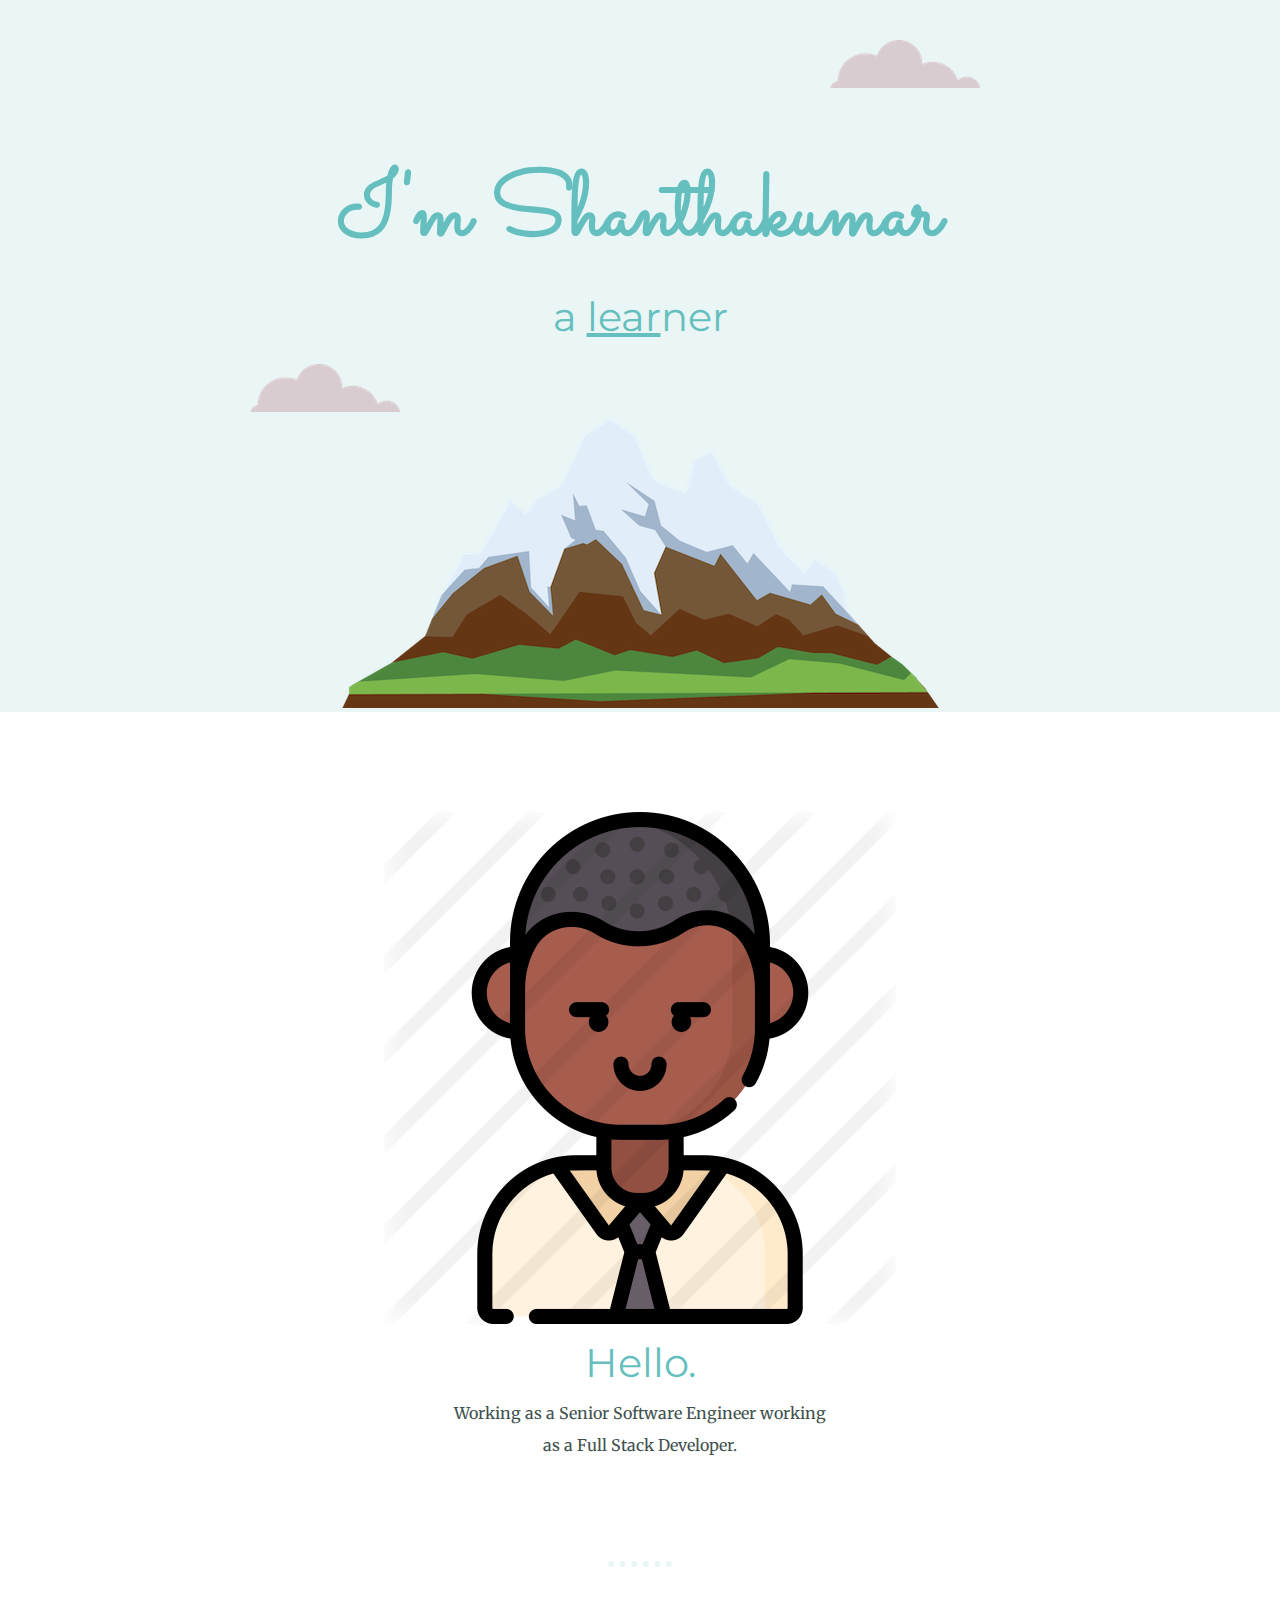
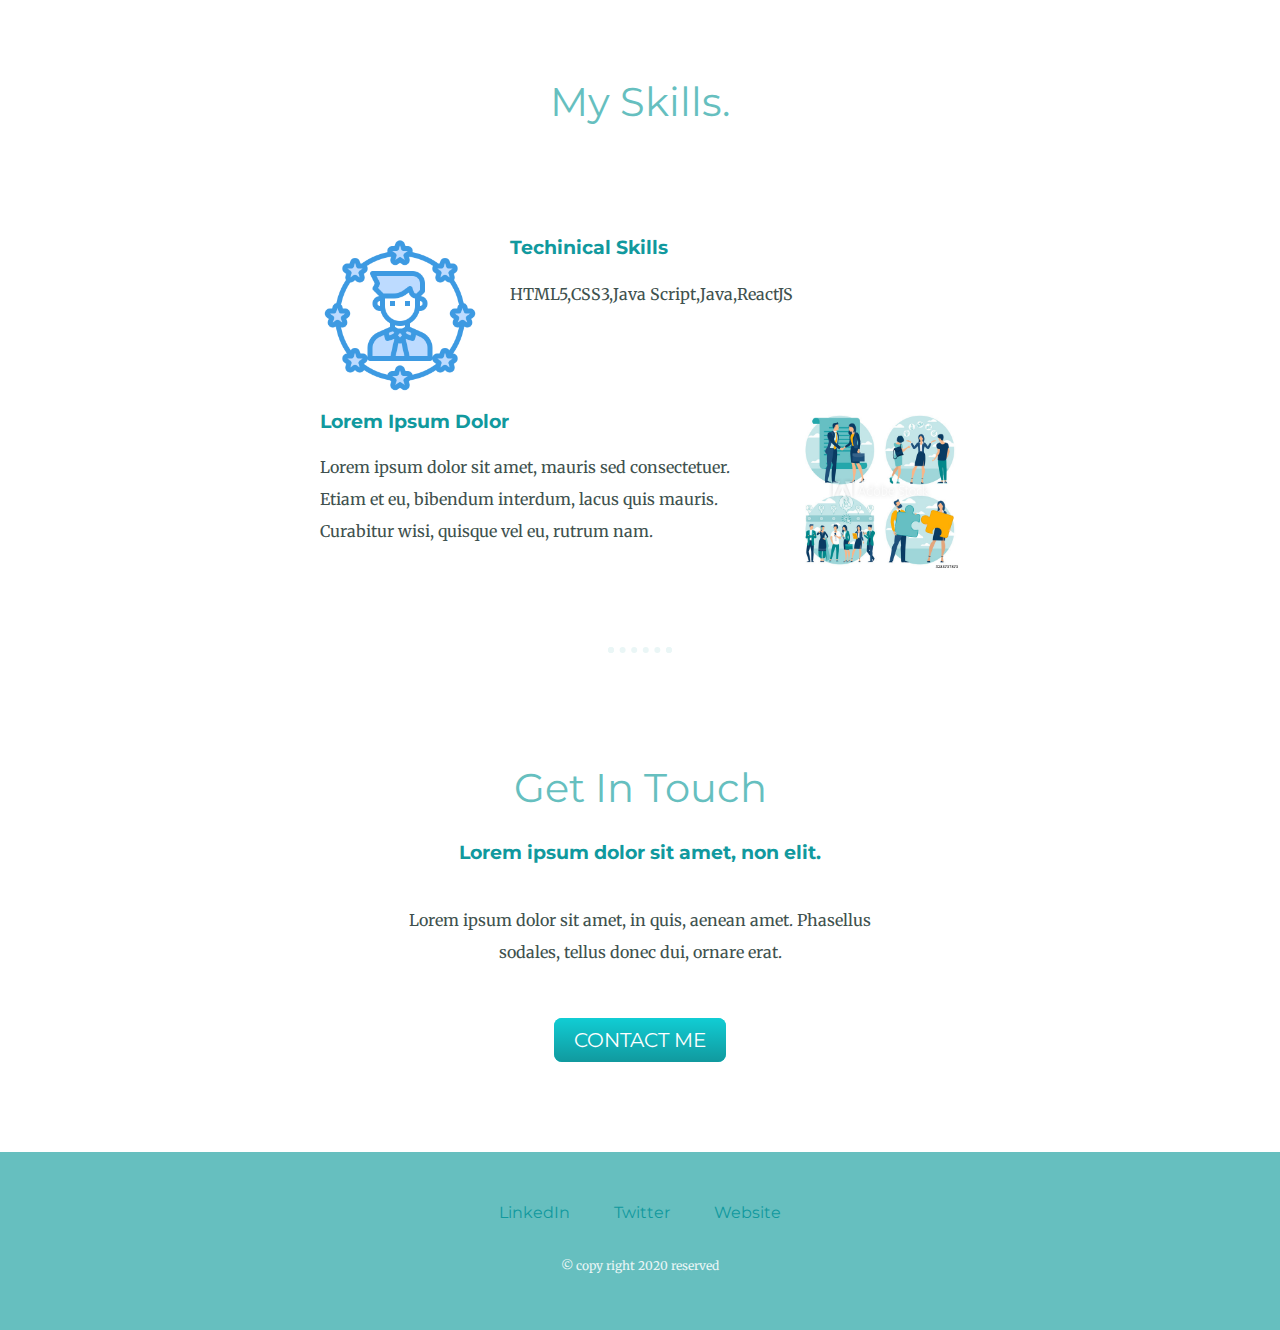
<file: index.html>
<!DOCTYPE html>
<html lang="en" dir="ltr">
  <head>
    <meta charset="utf-8">
    <title>Shanthakumar G</title>
    <link rel="stylesheet" href="css/styles.css">
    <link rel="icon" href="favicon_01.ico">
    <link href="https://fonts.googleapis.com/css2?family=Merriweather&family=Montserrat&family=Sacramento&display=swap" rel="stylesheet">
  </head>
    <div class="top-container">
      <img class="top-cloud" src="images/cloud.png" alt="cloud=image">
      <h1>I'm Shanthakumar</h1>
      <h2>a <span class="pro">lear</span><span>ner</span></h2>
      <img class="bottom-cloud" src="images/cloud.png" alt="cloud=image">
      <img src="images/mountain.png" alt="cloud=image">
    </div>

    <div class="middle-container">
      <div class="profile">
        <img src="images/man.png" alt="profile-picture">
        <h2>Hello.</h2>
        <p class="intro">Working as a Senior Software Engineer working as a Full Stack Developer.</p>
      </div>
      <hr>
      <div class="skills">
        <h2>My Skills.</h2>
        <div class="skill-row">
          <img class="skill-img" src="images/skill.png" alt="">
          <h3>Techinical Skills</h3>
          <p>HTML5,CSS3,Java Script,Java,ReactJS</p>
        </div>
        <div class="skill-row">
          <img class="business-img" src="images/business.jpg" alt="">
          <h3>Lorem Ipsum Dolor</h3>
          <p>Lorem ipsum dolor sit amet, mauris sed consectetuer. Etiam et eu, bibendum interdum, lacus quis mauris. Curabitur wisi, quisque vel eu, rutrum nam.</p>
        </div>
      </div>
      <hr>
      <div class="contact-me">
        <h2>Get In Touch</h2>
        <h3>Lorem ipsum dolor sit amet, non elit.</h3>
        <p class="contact-message">Lorem ipsum dolor sit amet, in quis, aenean amet. Phasellus sodales, tellus donec dui, ornare erat.</p>
        <a class="btn" href="mailto:name@email.com">CONTACT ME</a>

      </div>
    </div>


    <div class="bottom-container">
      <a class="footer-link" href="https://www.linkedin.com/">LinkedIn</a>
      <a class="footer-link" href="https://twitter.com/">Twitter</a>
      <a class="footer-link" href="https://www.appbrewery.co/">Website</a>
      <p class="copyright">© copy right 2020 reserved</p>
    </div>


  </body>
</html>
</file>
<file: css/styles.css>
body{
  color: #40514E;
  margin: 0;
  text-align: center;
  font-family: 'Merriweather', serif;
}

a{
  color: #11999E;
  font-family: 'Montserrat', sans-serif;
  margin:  10px 20px;
  text-decoration: none;
}

a:hover{
  color: #eaf6f6;
}

h1{
  color: #66BFBF;
  font-size: 5.625rem;
  margin: 50px auto 0 auto;
font-family: 'Sacramento', cursive;
}

h2{
  color: #66BFBF;
  font-size: 2.5rem;
  font-weight:normal;
  margin: 0 auto;
  font-family: 'Montserrat', sans-serif;
  padding: 10px 0px 10px 0px;
}

h3{
  color: #11999E;
  font-family: 'Montserrat', sans-serif;
}

hr{
  border: dotted;
  border-color: #EAF6F6;
  border-width: 6px;
  border-bottom: none;
  width: 4%;
  margin: 100px auto;
}

p{
  line-height: 2
}
.top-container{
  background-color: #EAF6F6;
  position: relative;
  padding-top: 100px;

}
.middle-container{
  margin: 100px 0;
}

.bottom-container{
    background-color: #66BFBF;
    padding: 50px 0 20px;
}

.pro{
  text-decoration: underline;
}

.intro{
 width: 30%;
 margin: auto;
}

.top-cloud{
  position: absolute;
  top:40px;
  right: 300px;

}

.bottom-cloud{
  position: absolute;
  left: 250px;
  bottom: 300px;
}

.skill-row{
  width: 50%;
  margin: 100px auto;
  text-align: left;
}

.skill-img{
  width: 25%;
  float: left;
  margin-right: 30px;
}

.business-img{
  width: 25%;
  float: right;
  margin-left: 30px;
}

.contact-message{
  width: 40%;
  margin: 40px auto 60px;
}

.btn {
  background: #11cdd4;
  background-image: -webkit-linear-gradient(top, #11cdd4, #11999e);
  background-image: -moz-linear-gradient(top, #11cdd4, #11999e);
  background-image: -ms-linear-gradient(top, #11cdd4, #11999e);
  background-image: -o-linear-gradient(top, #11cdd4, #11999e);
  background-image: linear-gradient(to bottom, #11cdd4, #11999e);
  -webkit-border-radius: 8;
  -moz-border-radius: 8;
  border-radius: 8px;
  font-family: 'Montserrat', sans-serif;
  color: #ffffff;
  font-size: 20px;
  padding: 10px 20px 10px 20px;
  text-decoration: none;
}

.btn:hover {
  background: #30e3cb;
  background-image: -webkit-linear-gradient(top, #30e3cb, #2bc4ad);
  background-image: -moz-linear-gradient(top, #30e3cb, #2bc4ad);
  background-image: -ms-linear-gradient(top, #30e3cb, #2bc4ad);
  background-image: -o-linear-gradient(top, #30e3cb, #2bc4ad);
  background-image: linear-gradient(to bottom, #30e3cb, #2bc4ad);
  text-decoration: none;
}

.copyright {
  color: #eaf6f6;
  font-size: .75rem;
  padding:  20px 0;
}
</file>
